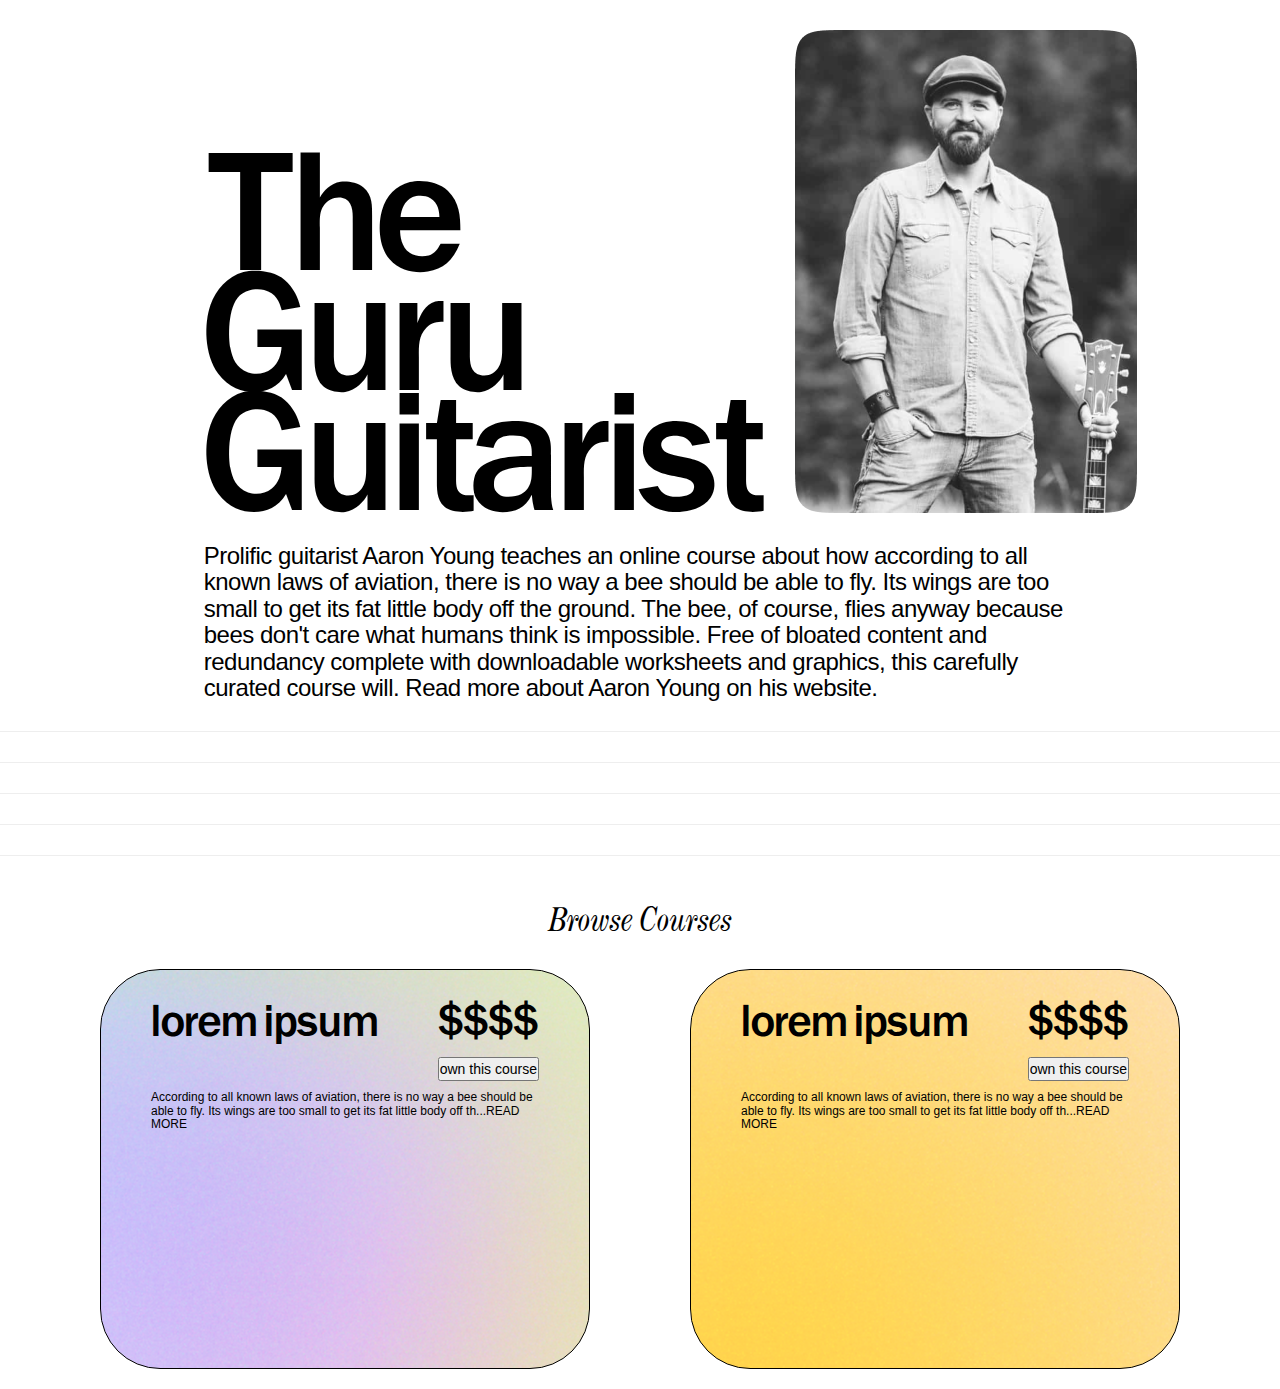
<file: index.html>
<!DOCTYPE html>
<html lang="en">
<head>
    <meta charset="UTF-8">
    <meta name="viewport" content="width=device-width, initial-scale=1.0">
    <link rel="stylesheet" href="style.css">
      <link href="https://maxcdn.bootstrapcdn.com/bootstrap/3.3.7/css/bootstrap.min.css" rel="stylesheet" integrity="sha384-BVYiiSIFeK1dGmJRAkycuHAHRg32OmUcww7on3RYdg4Va+PmSTsz/K68vbdEjh4u" crossorigin="anonymous">

   <title>Guitar Guru</title>
</head>

<style>

    section {

    position: relative;

}

.container {
    max-width: 90rem;
}

.container {

    margin-left: auto;
    margin-right: auto;
    padding-left: 1.375rem;
    padding-right: 1.375rem;
     margin-top: 3rem;
    display: flex;
  
}

h3 {
    letter-spacing: -.05rem;
    margin-top: 0;
    margin-bottom: 0;
    font-weight: 400;
    line-height: 1.1;
        max-width: 1020px;
}

h1 {
    font-size: 15rem;
 line-height: 120px;
letter-spacing: -4.4px;
    margin-right: 5rem;
    font-family: thick;
font-feature-settings: "liga" 0;}

h5 {
    font-family: italiano;
    font-size: 3rem;
    font-weight: 400;
}





.home-wrapper {
       display: flex;


    justify-content: space-evenly;
    align-items: flex-end;


}


@media (max-width: 1080px) {

    .home-wrapper {
        display: flex;
        flex-direction: column-reverse;
   
                align-items: flex-start;
        

    }

    h1 {
        font-size: 10rem;
        margin-right: 0rem ;
        margin-top: 5rem;
        line-height: 90px;
        font-feature-settings: "liga" 0;
        margin-left: 0;
        padding-left: 0;
    }

}



</style>


<body>

    <main class="main">
        <section class="home-hero">
            <div class="container">
                <div class="home-wrapper">
                    <h1 class="hero-title">
                        The <br> Guru <br> Guitarist
                    </h1>
                    <div class="row">
                        
                        <div class="home-img">
                            <img src="aaron.png" alt="">

                        </div>
                    </div>
                </div>
            </div>
        </section>
        <div class="container">
            <h3 class="home_title">
            Prolific guitarist   Aaron Young  teaches an online course about how according to all known laws of aviation, there is no way a bee should be able to fly. Its wings are too small to get its fat little body off the ground. The bee, of course, flies anyway because bees don't care what humans think is impossible. Free of bloated content and redundancy complete with downloadable worksheets and graphics, this carefully curated course will.

Read more about Aaron Young on his website.
            </h3>
        </div>
    </main>

    <div class="divider">
        <hr>
        <hr>
        <hr>
        <hr>
        <hr>
    </div>

    <div class="container2">
        <div class="title">
            <h5>Browse Courses</h5>
        </div>
<div class="card-wrap">
        <div class="card1">
              <div class="top">
                <p>lorem ipsum</p>
                <div class="right">
                    <p>$$$$</p>
                    <button>own this course</button>
                </div>
            </div>
             <div class="little">
                <h6>According to all known laws of aviation, there is no way a bee should be able to fly. Its wings are too small to get its fat little body off th...READ MORE</h6>
            </div>
           

        </div>
          <div class="card1 yellow">
              <div class="top">
                <p>lorem ipsum</p>
                <div class="right">
                    <p>$$$$</p>
                    <button>own this course</button>
                </div>
            </div>
             <div class="little">
                <h6>According to all known laws of aviation, there is no way a bee should be able to fly. Its wings are too small to get its fat little body off th...READ MORE</h6>
            </div>
           

        </div>
       
    
        </div>
    </div>
    

</body>
</html>
</file>
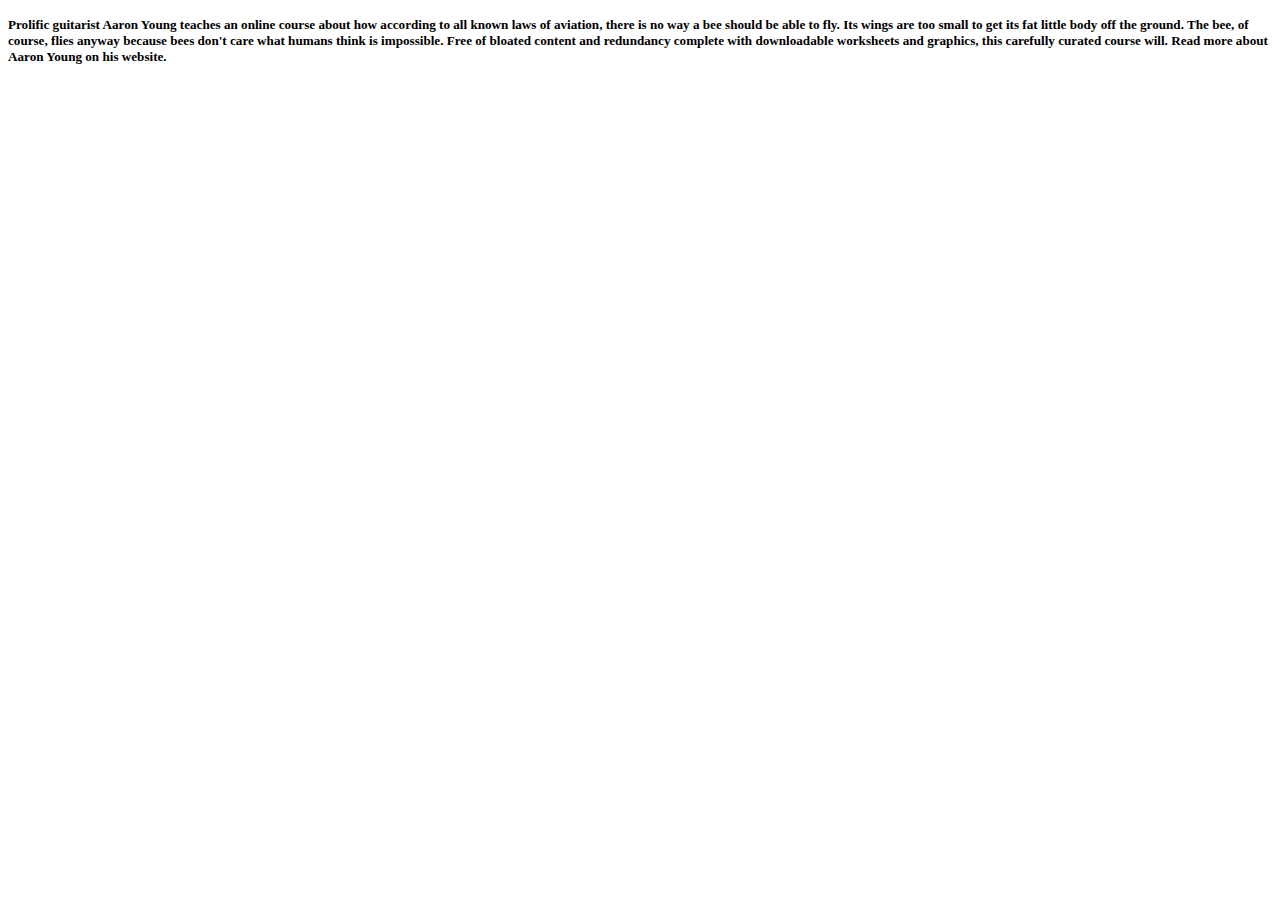
<file: text.html>
<!DOCTYPE html>
<html lang="en">
<head>
    <meta charset="UTF-8">
    <meta name="viewport" content="width=device-width, initial-scale=1.0">
    <title>Document</title>
</head>

<style>
html { font-size: 16px;}
@media (min-width: 240px) {
   html {font-size: calc(8px + 8 * ((100vw - 240px) / 239));}
}
@media (min-width: 768px) {
   html {font-size: calc(9.6px + 6.4 * ((100vw - 768px) / 223));}
}
@media (min-width: 992px) {
   html {font-size: calc(8px + 8 * ((100vw - 992px) / 448));}
}

@media (min-width: 1440px) {
   html {font-size: calc(16px + 8 * ((100vw - 1440px) / 480));}
}

@media (min-width: 1920px) {
   html {font-size: 16px;}
}

.container {
   max-width: 120rem;
}

</style>

<body>
<div class="wrap">
    <div class="text">
        <h4>
            Prolific guitarist   Aaron Young  teaches an online course about how according to all known laws of aviation, there is no way a bee should be able to fly. Its wings are too small to get its fat little body off the ground. The bee, of course, flies anyway because bees don't care what humans think is impossible. Free of bloated content and redundancy complete with downloadable worksheets and graphics, this carefully curated course will.

Read more about Aaron Young on his website.
        </h3>
    </div>
</div>
    
</body>
</html>
</file>
<file: style.css>
@font-face {
  font-family: thick;
  src: url('OPTIFranklinGothic-Medium.otf');
}


@font-face {
  font-family: italiano;
  src: url('OPTICenturyNova-Italic.otf');
}

@font-face {
  font-family: medium;
  src: url('OPTIFranklinGothic-Medium.otf');
}



* {
    margin: 0;
    padding: 0;
    color: black;
    font-variant: none;
}

.navbar {
    height: 30px;
    width: 100%;
    background-color: black;
    border: 1px solid black;


}






section {

    position: relative;

}

.container {
    max-width: 90rem;
}

.container {

    margin-left: auto;
    margin-right: auto;
    padding-left: 1.375rem;
    padding-right: 1.375rem;
     margin-top: 3rem;
    display: flex;
    align-items: center;

}

h3 {
    letter-spacing: -.05rem;
    margin-top: 0;
    margin-bottom: 0;
    font-weight: 400;
    line-height: 1.1;
        max-width: 1020px;
        font-family: medium;
}

h1 {
    font-size: 10rem;
 line-height: 145px;
letter-spacing: -4.4px;
    margin-right: 5rem;
    font-family: thick;
font-feature-settings: "liga" 0;


}



.home-wrapper {
       display: flex;


    justify-content: space-evenly;
    align-items: flex-end;


}



@media (max-width: 1080px) {

    .home-wrapper {
        display: flex;
        flex-direction: column-reverse;
        align-items: flex-start;
        

    }

    .top {
    flex-direction: column;
    align-items: flex-start
    }

    h1 {
        font-size: 6rem;
        margin-right: 0rem ;
        margin-top: 5rem;
        line-height: 80px;
        font-feature-settings: "liga" 0;
    }

    .container {
            justify-content: flex-start;
            
    }

  
}

.text {
    max-width: 91.6667%;
    flex: 91.6667%;
}

h4 {
    font-size: 15rem;
    line-height: 50px;


}

@media (max-width: 1920px) {

   h4 {

    font-size: 15rem;

    }

}




@media (max-width: 1440px) {

   h4 {

    font-size: 11rem;

    }

}

@media (max-width: 992px) {

   h4 {

    font-size: 8rem;

    }

}

@media (max-width: 768px) {

    h4 {
        font-size: 2rem ;

    }
    
}

main.main {
    padding: 0rem 5rem;
}

.divider{
    margin-top: 3rem;
}

hr {
    padding: .5rem 0rem;
      border-top: 1px solid black;
}

h5 {
    font-family: italiano;
    font-size: 3rem;
    font-weight: 400;
}


.container2 {
    display: flex;
    flex-direction: column;
      align-items: center;
     margin-left: auto;
    margin-right: auto;

     margin-top: 3rem;
         padding: 0rem 5rem;


}


.card1 {
    border: 1px solid black;
    height: 400px;
    border-radius: 60px;
    background-image: url(Rectangle\ 7.png);
    background-repeat: no-repeat;
    margin: 2rem 5rem;
    background-repeat: no-repeat;
    background-position: center;
    width: 700px;
  
}

.yellow {
    border: 1px solid black;
    width: 700px;
    height: 400px;
    border-radius: 60px;
    background-image: url('Rectangle\ 33.png');
      background-repeat: no-repeat;
      margin: 2rem 5rem;
        background-repeat: no-repeat;

    background-position: center;
  
}

.card-wrap {
    display: flex;
    justify-content: center;
    width: 100%;
}

.top {
    width: 100%;
    display: flex;
    justify-content: space-between;

    margin-top: 2rem;
    padding: 0rem 5rem;
}


p {
font-size: 4rem;
    font-family: thick;
}

.little {
    padding: 0rem 5rem;
}
</file>
